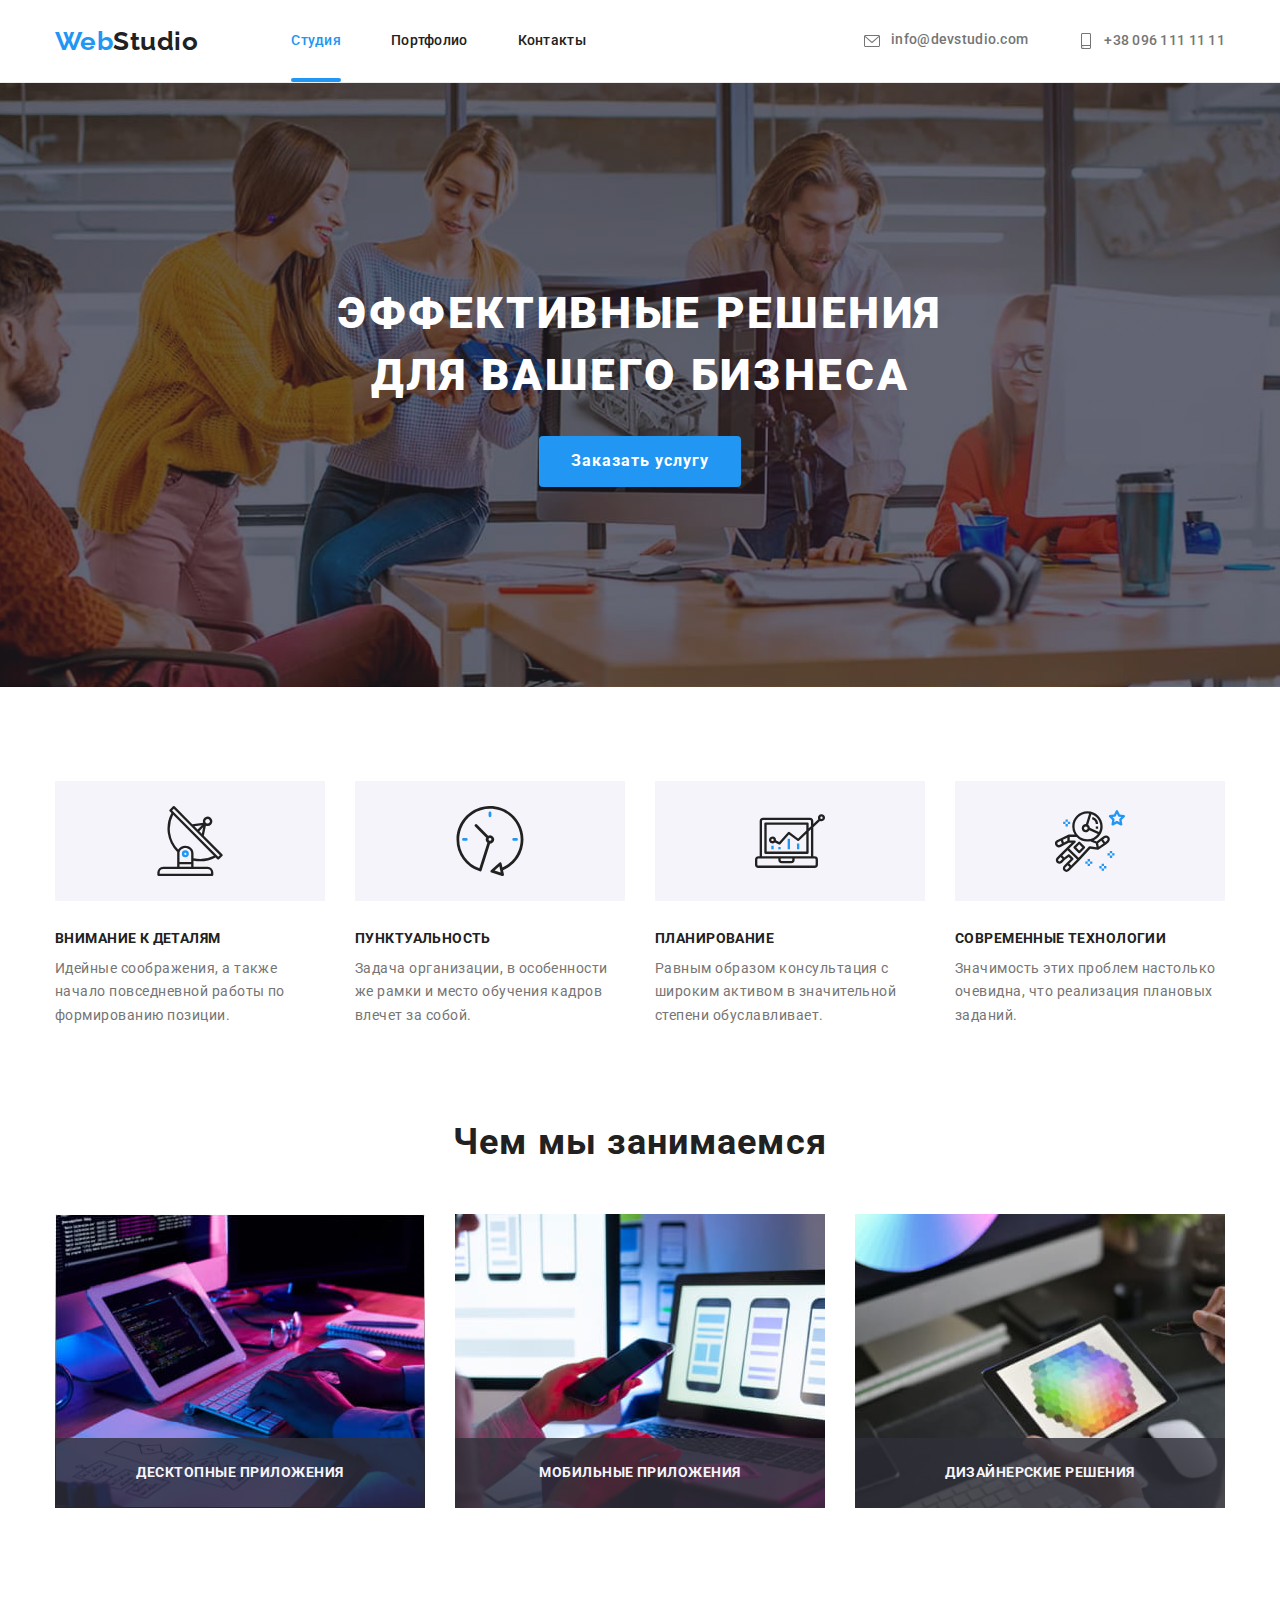
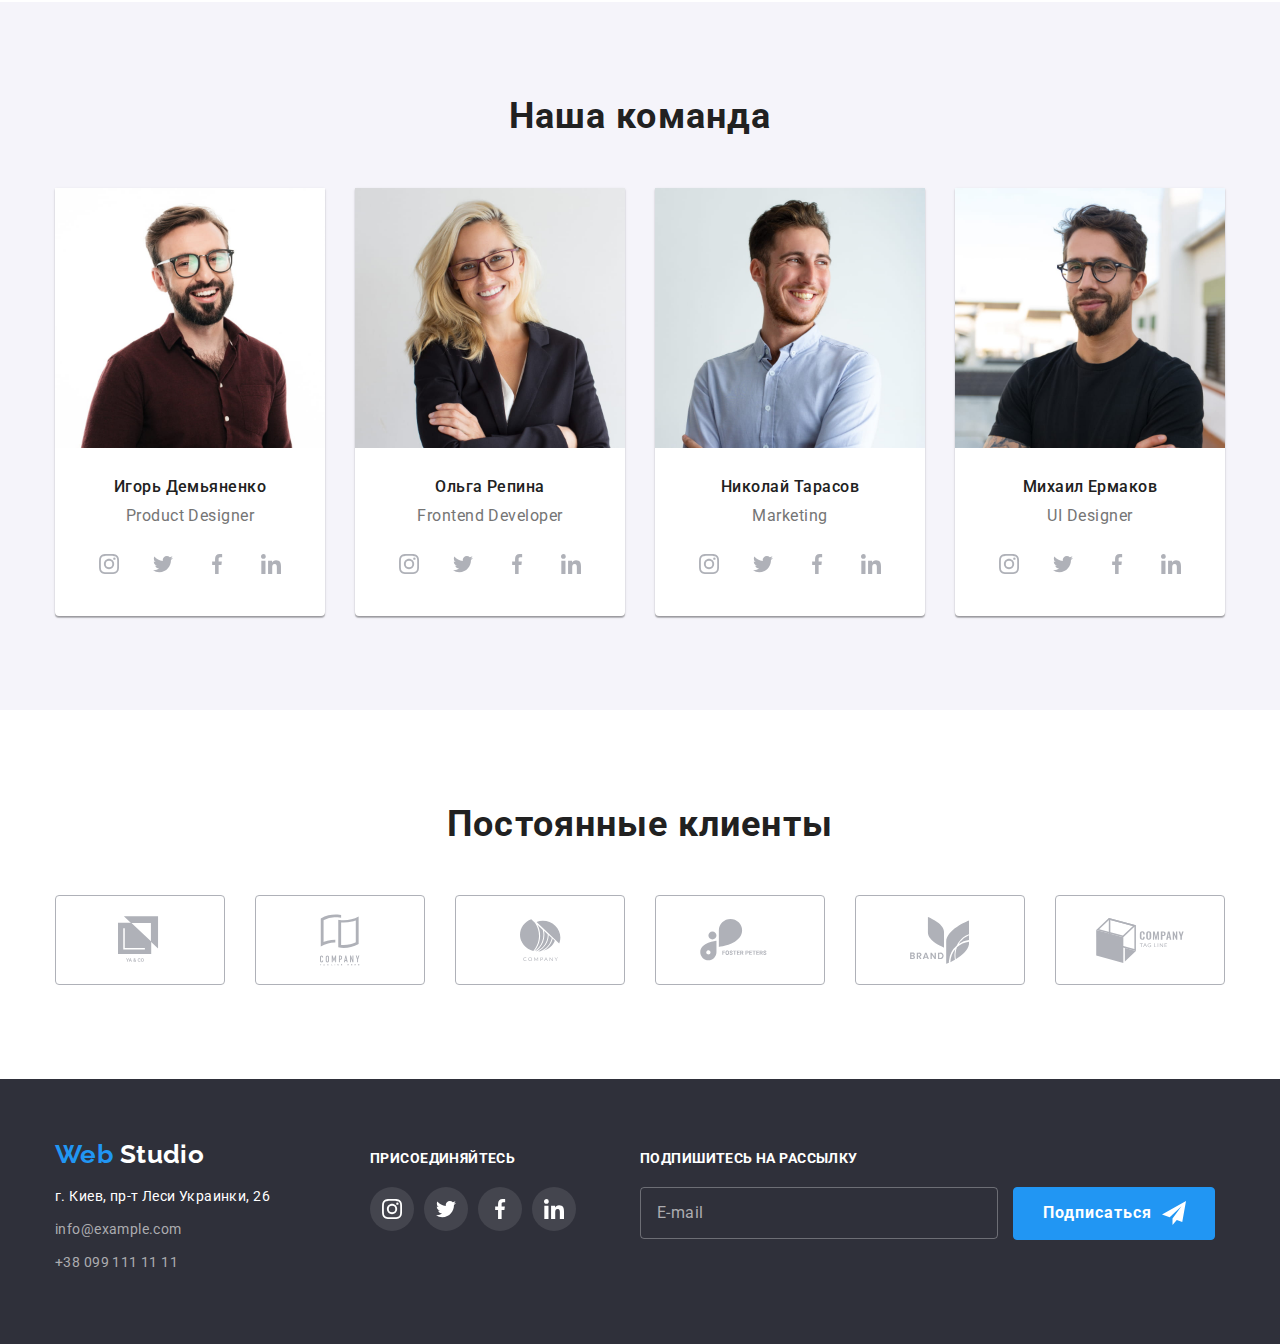
<file: index.html>
<!DOCTYPE html>
<html lang="ru">
  <head>
    <meta charset="UTF-8" />
    <meta http-equiv="X-UA-Compatible" content="IE=edge" />
    <meta name="viewport" content="width=device-width, initial-scale=1.0" />    
    <link href="https://fonts.googleapis.com/css2?family=Raleway:wght@700&family=Roboto:wght@400;500;700;900&display=swap"
      rel="stylesheet" />
      <link rel="stylesheet" href="https://cdnjs.cloudflare.com/ajax/libs/modern-normalize/0.2.0/modern-normalize.min.css" />
      <link rel="stylesheet" href="./css/styles.css" />
      <link rel="stylesheet" href="./js/modal.js" />  
    <title>Web Studio</title>
  </head>
  <body>
    
    <!--Шапка сайта-->

    <header class="header">
      <div class="container">
    <a class="logo link logo-header" href="./index.html"><span class="logo-part">Web</span>Studio</a>
    <nav class="main-nav">
      
      <ul class="list site-nav">
        <li class="item"><a href="./index.html" class="link link-page current">Студия</a></li>
        <li class="item"><a href="./portfolio.html" class="link link-page">Портфолио</a></li>
        <li class="item"><a href="/" class="link link-page">Контакты</a></li>
      </ul>
    
    </nav>

      <ul class="list contact-nav">
        <li class="contacts-item"><a href="mailto:info@devstudio.com" class="link link-contacts-icon"> 
          <svg class="contacts-icon" width="18" height="14">
            <use href="./images/icons/sprite.svg#icon-envelope-hover"></use>             
         
        </svg>
        info@devstudio.com</a></li>

        <li class="contacts-item"><a href="tel:+380961111111" class="link">
          <svg class="contacts-icon" width="16" height="18">
            <use href="./images/icons/sprite.svg#icon-smartphone"></use>
          </svg>
          +38 096 111 11 11</a></li>
      </ul>
    </div>
    </header>

    <main>

      <!--Герой-->
     <section class="hero">
      <div class="container">
        
          <h1 class="hero-title">Эффективные решения для вашего бизнеса</h1>
          <button data-modal-open class="button" type="button">Заказать услугу</button>
      </div>
     </section>

      <!--Достоинства-->

      <section class="section holder">
        <div class="container">
        <h2 class="visually-hidden">Достоинства компании</h2>
        <ul class="list features">
          <li class="list-item">
            <div class="tumb">
              <svg width="70" height="70">
                <use href="./images/icons/sprite.svg#icon-antenna-1"></use>
              </svg>
            </div>
            <div class="list-item-card">
            <h3 class="section-title-profit">Внимание к деталям</h3>
            <p class="list-item-text">Идейные соображения, а также начало повседневной работы по
              формированию позиции.</p>
            </div>
          </li>
          <li class="list-item">
            <div class="tumb">
              <svg width="70" height="70">
                <use href="./images/icons/sprite.svg#icon-clock-1"></use>
              </svg>
            </div>
            <div class="list-item-card">
            <h3 class="section-title-profit">Пунктуальность</h3>
            <p class="list-item-text">Задача организации, в особенности же рамки и место обучения кадров
              влечет за собой.</p>
            </div>
          </li>
          <li class="list-item">
            <div class="tumb">
              <svg width="70" height="70">
                <use href="./images/icons/sprite.svg#icon-diagram-1"></use>
              </svg>
            </div>
            <div class="list-item-card">
            <h3 class="section-title-profit">Планирование</h3>
            <p class="list-item-text">Равным образом консультация с широким активом в значительной
              степени обуславливает.</p>
            </div>
          </li>
          <li class="list-item">
            <div class="tumb">
              <svg width="70" height="70">
                <use href="./images/icons/sprite.svg#icon-astronaut-1"></use>
              </svg>
            </div>
            <div class="list-item-card">
            <h3 class="section-title-profit">Современные технологии</h3>
            <p class="list-item-text">Значимость этих проблем настолько очевидна, что реализация
              плановых заданий.</p>
            </div>
          </li>
        </ul>
       </div>
      </section>

      <!--Наши услуги-->

      <section class="section ">
        <div class="container">
        <h2 class="section-title-services">Чем мы занимаемся</h2>
        <ul class="list types-services">
          <li class="types-services-item">
            <div class="thumb">
            <img
              src="./images/images1/img.jpg"
              alt="Десктопные  приложения"
              width="370"/>
              <span class="headline">Десктопные приложения</span>
              </div>
          </li>
          <li class="types-services-item">
            <div class="thumb">
            <img
              src="./images/images1/img-1.jpg"
              alt="Мобильные приложения"
              width="370"/>
              <span class="headline">Мобильные приложения</span>
              </div>
          </li>
          <li class="types-services-item">
            <div class="thumb">
            <img
              src="./images/images1/img-2.jpg"
              alt="Дизайнерские решения"
              width="370"/>
              <span class="headline">Дизайнерские решения</span>
            </div>
          </li>
        </ul>
        </div>
      </section>

      <!--Сотрудники-->

      <section  class="section team-list">
        <div class="container">
        <h2 class="section-title-services">Наша команда</h2>
        <ul class="list team">
          <li class="team-item">
            <img
              src="./images/images2/img.jpg"
              alt="Парень в коричневой рубашке"
              width="270"/>
              <div class="team-item-card">
            <h3 class="team-name">Игорь Демьяненко</h3>
            <p class="team-title">Product Designer</p>
            <div class="team-social">
              <ul class="list team-social-list">
                <li class="team-social-item">
                  <a href="" class="link team-social-link">
                    <svg class="team-social-icon" width="20" height="20">
                      <use href="./images/icons/sprite.svg#icon-instagram-2"></use>
                    </svg>
                  </a>
                </li>
                <li class="team-social-item">
                  <a href="" class="link team-social-link">
                    <svg class="footer-social-icon" width="20" height="20">
                      <use href="./images/icons/sprite.svg#icon-twitter-2"></use>
                    </svg>
                  </a>
                </li>
                <li class="team-social-item">
                  <a href="" class="link team-social-link">
                    <svg class="footer-social-icon" width="20" height="20">
                      <use href="./images/icons/sprite.svg#icon-facebook-2"></use>
                    </svg>
                  </a>
                </li>
                <li class="team-social-item">
                  <a href="" class="link team-social-link">
                    <svg class="footer-social-icon" width="20" height="20">
                      <use href="./images/icons/sprite.svg#icon-linkedin-2"></use>
                    </svg>
                  </a>
                </li>
              </ul>
            </div>
          </div>
          </li>
          <li class="team-item">
            <img
              src="./images/images2/img-1.jpg"
              alt="Девушка в черном пиджаке"
              width="270"/>
              <div class="team-item-card">
            <h3 class="team-name">Ольга Репина</h3>
            <p class="team-title">Frontend Developer</p>
            <div class="team-social">
              <ul class="list team-social-list">
                <li class="team-social-item">
                  <a href="" class="team-social-link">
                    <svg class="team-social-icon" width="20" height="20">
                      <use href="./images/icons/sprite.svg#icon-instagram-2"></use>
                    </svg>
                  </a>
                </li>
                <li class="team-social-item">
                  <a href="" class="team-social-link">
                    <svg class="footer-social-icon" width="20" height="20">
                      <use href="./images/icons/sprite.svg#icon-twitter-2"></use>
                    </svg>
                  </a>
                </li>
                <li class="team-social-item">
                  <a href="" class="team-social-link">
                    <svg class="footer-social-icon" width="20" height="20">
                      <use href="./images/icons/sprite.svg#icon-facebook-2"></use>
                    </svg>
                  </a>
                </li>
                <li class="team-social-item">
                  <a href="" class="team-social-link">
                    <svg class="footer-social-icon" width="20" height="20">
                      <use href="./images/icons/sprite.svg#icon-linkedin-2"></use>
                    </svg>
                  </a>
                </li>
              </ul>
            </div>
          </div>
          </li>
          <li class="team-item">
            <img
              src="./images/images2/img-2.jpg"
              alt="Парень в белой рубашке"
              width="270"/>
              <div class="team-item-card">
            <h3 class="team-name">Николай Тарасов</h3>
            <p class="team-title">Marketing</p>
            <div class="team-social">
              <ul class="list team-social-list">
                <li class="team-social-item">
                  <a href="" class="team-social-link">
                    <svg class="team-social-icon" width="20" height="20">
                      <use href="./images/icons/sprite.svg#icon-instagram-2"></use>
                    </svg>
                  </a>
                </li>
                <li class="team-social-item">
                  <a href="" class="team-social-link">
                    <svg class="footer-social-icon" width="20" height="20">
                      <use href="./images/icons/sprite.svg#icon-twitter-2"></use>
                    </svg>
                  </a>
                </li>
                <li class="team-social-item">
                  <a href="" class="team-social-link">
                    <svg class="footer-social-icon" width="20" height="20">
                      <use href="./images/icons/sprite.svg#icon-facebook-2"></use>
                    </svg>
                  </a>
                </li>
                <li class="team-social-item">
                  <a href="" class="team-social-link">
                    <svg class="footer-social-icon" width="20" height="20">
                      <use href="./images/icons/sprite.svg#icon-linkedin-2"></use>
                    </svg>
                  </a>
                </li>
              </ul>
            </div>
          </div>
          </li>
          <li class="team-item">
            <img
              src="./images/images2/img-3.jpg"
              alt="Парень в черной футболке"
              width="270"/>
              <div class="team-item-card">
            <h3 class="team-name">Михаил Ермаков</h3>
            <p class="team-title">UI Designer</p>
            <div class="team-social">
              <ul class="list team-social-list">
                <li class="team-social-item">
                  <a href="" class="team-social-link">
                    <svg class="team-social-icon" width="20" height="20">
                      <use href="./images/icons/sprite.svg#icon-instagram-2"></use>
                    </svg>
                  </a>
                </li>
                <li class="team-social-item">
                  <a href="" class="team-social-link">
                    <svg class="footer-social-icon" width="20" height="20">
                      <use href="./images/icons/sprite.svg#icon-twitter-2"></use>
                    </svg>
                  </a>
                </li>
                <li class="team-social-item">
                  <a href="" class="team-social-link">
                    <svg class="footer-social-icon" width="20" height="20">
                      <use href="./images/icons/sprite.svg#icon-facebook-2"></use>
                    </svg>
                  </a>
                </li>
                <li class="team-social-item">
                  <a href="" class="team-social-link">
                    <svg class="footer-social-icon" width="20" height="20">
                      <use href="./images/icons/sprite.svg#icon-linkedin-2"></use>
                    </svg>
                  </a>
                </li>
              </ul>
            </div>
          </div>
          </li>
        </ul>
      </div>
     </section>
    </main>

    <!--Постоянные клиенты-->
    <section class="section">
      <div class="container">
        <h2 class="section-title-services">Постоянные клиенты</h2>
        <ul class="list clients">
          <li class="clients-item">
            <a href="" class="clients-item-link link">
              <svg class="clients-item-link-icon" width="44.27" height="49.23">
                <use href="./images/icons/sprite.svg#icon-logo-1"></use>
              </svg>
            </a>
          </li>
          <li class="clients-item">
            <a href="" class="clients-item-link">
              <svg class="clients-item-link-icon" width="40" height="52">
                <use href="./images/icons/sprite.svg#icon-logo-2"></use>
              </svg>
            </a>
          </li>
          <li class="clients-item">
            <a href="" class="clients-item-link">
              <svg class="clients-item-link-icon" width="41" height="42.6">
                <use href="./images/icons/sprite.svg#icon-logo-3"></use>
              </svg>
            </a>
          </li>
          <li class="clients-item">
            <a href="" class="clients-item-link">
              <svg class="clients-item-link-icon" width="79.66" height="42.2">
                <use href="./images/icons/sprite.svg#icon-logo-4"></use>
              </svg>
            </a>
          </li>
          <li class="clients-item">
            <a href="" class="clients-item-link">
              <svg class="clients-item-link-icon" width="59" height="47">
                <use href="./images/icons/sprite.svg#icon-logo-5"></use>
              </svg>
            </a>
          </li>
          <li class="clients-item">
            <a href="" class="clients-item-link">
              <svg class="clients-item-link-icon" width="88.48" height="45.44">
                <use href="./images/icons/sprite.svg#icon-logo-6"></use>
              </svg>
            </a>
          </li>
        </ul>
      </div>
    </section>
  

    <!--Футер-->

    <footer class="footer">
      <div class="container">
        <div class="footer-container">
        <div class="footer-item footer-address">
      <a class="logo-footer" href="./index.html">
        <span class="logo-part">Web</span> Studio</a>

      <address class="address">
        <ul class="list footer-contact">
          <li>
            <a class="link street" href="https://goo.gl/maps/qucAcmc7RsmT4kep8" rel="nofollow noopener noreferrer" target="blanc">г. Киев, пр-т Леси Украинки, 26 </a>
          </li>
          <li>
            <a class="link" href="mailto:info@example.com" >info@example.com</a>
          </li>
          <li>
            <a class="link" href="tel:+380961111111" >+38 099 111 11 11</a>
          </li>
        </ul>
      </address>
     </div>
     <div class="footer-item footer-social">
      <h3 class="footer-caption">присоединяйтесь</h3>
      <ul class="list footer-social-list">
        <li class="footer-social-item">
          <a href="" class="footer-social-link">
            <svg class="footer-social-icon" width="20" height="20">
              <use href="./images/icons/sprite.svg#icon-instagram-2"></use>
            </svg>
          </a>
        </li>
        <li class="footer-social-item">
          <a href="" class="footer-social-link">
            <svg class="footer-social-icon" width="20" height="20">
              <use href="./images/icons/sprite.svg#icon-twitter-2"></use>
            </svg>
          </a>
        </li>
        <li class="footer-social-item">
          <a href="" class="footer-social-link">
            <svg class="footer-social-icon" width="20" height="20">
              <use href="./images/icons/sprite.svg#icon-facebook-2"></use>
            </svg>
          </a>
        </li>
        <li class="footer-social-item">
          <a href="" class="footer-social-link">
            <svg class="footer-social-icon" width="20" height="20">
              <use href="./images/icons/sprite.svg#icon-linkedin-2"></use>
            </svg>
          </a>
        </li>
       </ul>
      </div>
      <div class="footer-item">
        <h3 class="footer-caption">Подпишитесь на рассылку</h3>

        <form class="footer-form" autocomplete="on" novalidate>
          <div class="email-form" role="group" aria-label="email-input">
            <input type="email" name="email" id="footer-email" class="input" placeholder="E-mail" />

            <button class="button" type="submit">
              Подписаться
              <svg class="email-icon" width="24" height="24">
                <use href="./images/icons/sprite.svg#icon-send"></use>
              </svg>
            </button>
          </div>
        </form>        
      </div>
    </div>
  </div>
</footer>

  <div class="backdrop is-hidden" data-modal>
    <div class="modal">
      <button class="button-close" data-modal-close type="button">
        <svg height="18" width="18">
          <use href="./images/icons/sprite.svg#icon-close-black-1"></use>
        </svg>
      </button>
      <form class="modal-form" autocomplete="on" novalidate>
        <div class="modal-form-container" role="group" aria-label="form-heading">
          <p class="form-heading" id="form-heading">
            Оставьте свои данные, мы вам перезвоним
          </p>

          <div class="group">
            <label for="name" class="label">Имя</label>

            <div class="form-field">
              <input type="text" class="input" id="name" name="name" pattern="^[A-Za-zА-Яа-яЁё\s]+$" required />
              <svg class="icon" width="18" height="18">
                <use href="./images/icons/sprite.svg#icon-person"></use>
              </svg>
    </div>
  </div>
  <div class="group">
    <label for="tel" class="label">Телефон</label>

    <div class="form-field">
      <input type="tel" class="input" id="tel" pattern="[0-9]{10}" required />
      <svg class="icon" width="18" height="18">
        <use href="./images/icons/sprite.svg#icon-phone"></use>
      </svg>
    </div>
  </div>

  <div class="group">
    <label for="email" class="label">Почта</label>

    <div class="form-field">
      <input type="email" class="input" id="email" />
      <svg class="icon" width="18" height="18">
        <use href="./images/icons/sprite.svg#icon-email"></use>
      </svg>
    </div>
  </div>

  <div class="group">
    <label for="commit" class="label">Комментарий</label>

    <div class="form-field">
      <textarea class="input textarea" name="commit" id="commit" placeholder="Введите текст" rows="6"></textarea>
    </div>
  </div>
</div>

<div class="checkbox-group">
  <label class="checkbox-label">
    <input type="checkbox" class="checkbox visually-hidden-check" name="checkbox" />
    
    <svg class="checkbox-icon" width="16" height="15">
      <use href="./images/icons/sprite.svg#icon-check"></use>
    </svg>
    <span class="checkbox-text">Соглашаюсь с рассылкой и принимаю</span>
  </label>
  <a class="link" href="/">Условия договора</a>
</div>
<button class="button" type="submit">Отправить</button>
</form>
</div>
</div>


  <script src="./js/modal.js"></script>
  
 </body>
</html>
</file>
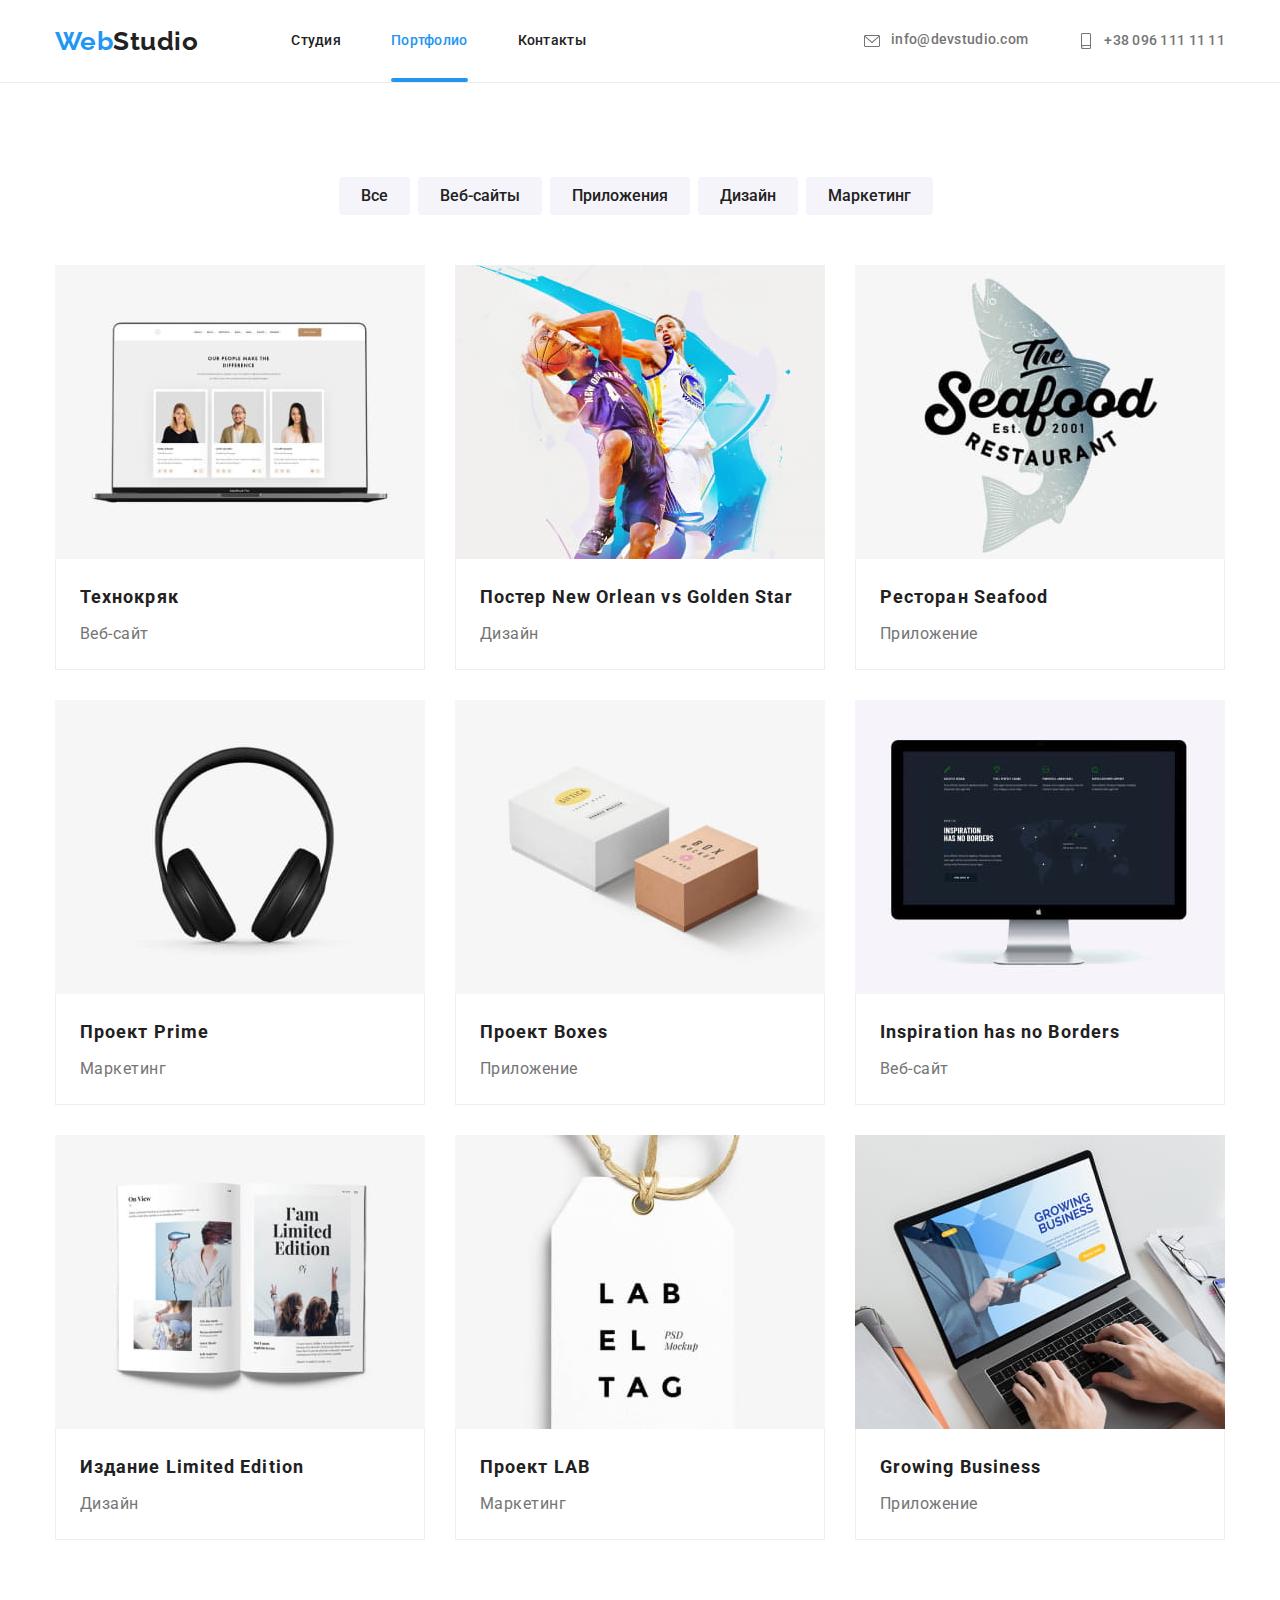
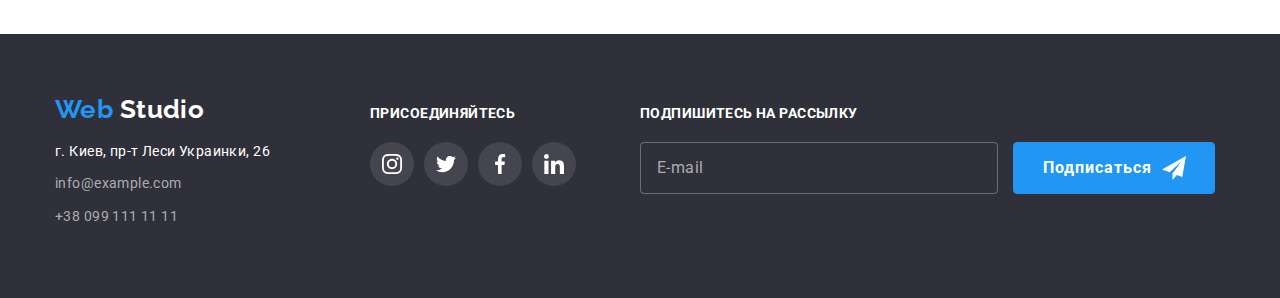
<file: portfolio.html>
<!DOCTYPE html>
<html lang="ru">
  <head>
    <meta charset="UTF-8" />
    <meta http-equiv="X-UA-Compatible" content="IE=edge" />
    <meta name="viewport" content="width=device-width, initial-scale=1.0" />    
    <link href="https://fonts.googleapis.com/css2?family=Raleway:wght@700&family=Roboto:wght@400;500;700;900&display=swap"
      rel="stylesheet" />
      <link rel="stylesheet" href="https://cdnjs.cloudflare.com/ajax/libs/modern-normalize/0.2.0/modern-normalize.min.css" />
      <link rel="stylesheet" href="./css/styles.css" />  
    <title>Web Studio</title>
  </head>
  <body>
    
    <!--Шапка сайта-->

    <header class="header">
      <div class="container">
    <a class="logo link logo-header" href="./index.html"><span class="logo-part">Web</span>Studio</a>
    <nav class="main-nav">
      
      <ul class="list site-nav">
        <li class="item"><a href="./index.html" class="link link-page">Студия</a></li>
        <li class="item"><a href="./portfolio.html" class="link link-page current">Портфолио</a></li>
        <li class="item"><a href="/" class="link link-page">Контакты</a></li>
      </ul>
    
    </nav>

    <ul class="list contact-nav">
      <li class="contacts-item"><a href="mailto:info@devstudio.com" class="link link-contacts-icon"> 
        <svg class="contacts-icon" width="18" height="14">
          <use href="./images/icons/sprite.svg#icon-envelope-hover"></use>             
       
      </svg>
      info@devstudio.com</a></li>

      <li class="contacts-item"><a href="tel:+380961111111" class="link">
        <svg class="contacts-icon" width="16" height="18">
          <use href="./images/icons/sprite.svg#icon-smartphone"></use>
        </svg>
        +38 096 111 11 11</a></li>
    </ul>
    </div>
    </header>

    
    <!--Примеры работ-->

    <main>
      <h1 class="visually-hidden">Примеры работ</h1>
        <section class="section">
      <div class="filter container">    
        
        <ul class="list filter-list">
          <li class="filter-item"><button class="filter-button" type="button">Все</button></li>
          <li class="filter-item"><button class="filter-button" type="button">Веб-сайты</button></li>
          <li class="filter-item"><button class="filter-button" type="button">Приложения</button></li>
          <li class="filter-item"><button class="filter-button" type="button">Дизайн</button></li>
          <li class="filter-item"><button class="filter-button" type="button">Маркетинг</button></li>
        </ul>
      </div>

      <div class="container">
        <ul class="list filter-products">
          <li class="list-products">
            <a class="link-products" href="/">
              <div class="card-img">
            <img
              src="./images/portfolio-images/img.jpg"
              alt="Сайт на ноутбуке"
              width="370"
              />
              <div class="overlay">
                <p>
                  Технокряк это современная площадка распространения коронавируса. Компании используют эту платформу для цифрового шпионажа и атак
                  на защищённые сервера конкурентов.
                </p>
              </div>
            </div>
            <div class="card">
            <h2 class="service-title">Технокряк</h2>
            <p class="service-text">Веб-сайт</p>
          </div>
        </a>
        </li>
          <li class="list-products">
            <a class="link-products" href="/">
              <div class="card-img">
            <img
              src="./images/portfolio-images/img-1.jpg"
              alt="Красочный баскетбол"
              width="370"
              />
              <div class="overlay">
                <p>
                  Технокряк это современная площадка распространения коронавируса. Компании используют эту платформу для цифрового шпионажа и атак
                  на защищённые сервера конкурентов.
                </p>
              </div>
            </div>
              <div class="card">
            <h2 class="service-title">Постер New Orlean vs Golden Star</h2>
            <p class="service-text">Дизайн</p>
          </div>
        </a>
        </li>
          <li class="list-products">
            <a class="link-products" href="/">
              <div class="card-img">
            <img
              src="./images/portfolio-images/img-2.jpg"
              alt="Эмблема ресторана Рыба"
              width="370"
              />
              <div class="overlay">
                <p>
                  Технокряк это современная площадка распространения коронавируса. Компании используют эту платформу для цифрового шпионажа и атак
                  на защищённые сервера конкурентов.
                </p>
              </div>
            </div>
              <div class="card">
            <h2 class="service-title">Ресторан Seafood</h2>
            <p class="service-text">Приложение</p>
          </div>
        </a>
        </li>
          <li class="list-products">
            <a class="link-products" href="/">
              <div class="card-img">
            <img
              src="./images/portfolio-images/img-3.jpg"
              alt="Наушники"
              width="370"
              />
              <div class="overlay">
                <p>
                  Технокряк это современная площадка распространения коронавируса. Компании используют эту платформу для цифрового шпионажа и атак
                  на защищённые сервера конкурентов.
                </p>
              </div>
            </div>
              <div class="card">
            <h2 class="service-title">Проект Prime</h2>
            <p class="service-text">Маркетинг</p>
          </div>
        </a>
        </li>
          <li class="list-products">
            <a class="link-products" href="/">
              <div class="card-img">
            <img
              src="./images/portfolio-images/img-4.jpg"
              alt="Коробки"
              width="370"
              />
              <div class="overlay">
                <p>
                  Технокряк это современная площадка распространения коронавируса. Компании используют эту платформу для цифрового шпионажа и атак
                  на защищённые сервера конкурентов.
                </p>
              </div>
            </div>
              <div class="card">
            <h2 class="service-title">Проект Boxes</h2>
            <p class="service-text">Приложение</p>
          </div>
        </a>
        </li>
          <li class="list-products">
            <a class="link-products" href="/">
              <div class="card-img">
            <img
              src="./images/portfolio-images/img-5.jpg"
              alt="Cайт на мониторе"
              width="370"
              />
              <div class="overlay">
                <p>
                  Технокряк это современная площадка распространения коронавируса. Компании используют эту платформу для цифрового шпионажа и атак
                  на защищённые сервера конкурентов.
                </p>
              </div>
            </div>
              <div class="card">
            <h2 class="service-title">Inspiration has no Borders</h2>
            <p class="service-text">Веб-сайт</p>
          </div>
        </a>
        </li>
          <li class="list-products">
            <a class="link-products" href="/">
              <div class="card-img">
            <img
              src="./images/portfolio-images/img-6.jpg"
              alt="Раскрытая книга"
              width="370"
              />
              <div class="overlay">
                <p>
                  Технокряк это современная площадка распространения коронавируса. Компании используют эту платформу для цифрового шпионажа и атак
                  на защищённые сервера конкурентов.
                </p>
              </div>
            </div>
              <div class="card">
            <h2 class="service-title">Издание Limited Edition</h2>
            <p class="service-text">Дизайн</p>
          </div>
        </a>
        </li>
          <li class="list-products">
            <a class="link-products" href="/">
              <div class="card-img">
            <img
              src="./images/portfolio-images/img-7.jpg"
              alt="Бирка"
              width="370"
              />
              <div class="overlay">
                <p>
                  Технокряк это современная площадка распространения коронавируса. Компании используют эту платформу для цифрового шпионажа и атак
                  на защищённые сервера конкурентов.
                </p>
              </div>
            </div>
              <div class="card">
            <h2 class="service-title">Проект LAB</h2>
            <p class="service-text">Маркетинг</p>
          </div>
        </a>
        </li>
          <li class="list-products">
            <a class="link-products" href="/">
              <div class="card-img">
            <img
              src="./images/portfolio-images/img-8.jpg"
              alt="Руки печатают на ноутбуке"
              width="370"
              />
              <div class="overlay">
                <p>
                  Технокряк это современная площадка распространения коронавируса. Компании используют эту платформу для цифрового шпионажа и атак
                  на защищённые сервера конкурентов.
                </p>
              </div>
            </div>
              <div class="card">
            <h2 class="service-title">Growing Business</h2>
            <p class="service-text">Приложение</p>
          </div>
        </a>
      </li>
    </ul>
  </div>
</section>
</main>

    <!--Футер-->

    <footer class="footer">
      <div class="container">
        <div class="footer-container">
        <div class="footer-item footer-address">
      <a class="logo-footer" href="./index.html">
        <span class="logo-part">Web</span> Studio</a>

      <address class="address">
        <ul class="list footer-contact">
          <li>
            <a class="link street" href="https://goo.gl/maps/qucAcmc7RsmT4kep8" rel="nofollow noopener noreferrer" target="blanc">г. Киев, пр-т Леси Украинки, 26 </a>
          </li>
          <li>
            <a class="link" href="mailto:info@example.com" >info@example.com</a>
          </li>
          <li>
            <a class="link" href="tel:+380961111111" >+38 099 111 11 11</a>
          </li>
        </ul>
      </address>
     </div>
     <div class="footer-item footer-social">
      <h3 class="footer-caption">присоединяйтесь</h3>
      <ul class="list footer-social-list">
        <li class="footer-social-item">
          <a href="" class="footer-social-link">
            <svg class="footer-social-icon" width="20" height="20">
              <use href="./images/icons/sprite.svg#icon-instagram-2"></use>
            </svg>
          </a>
        </li>
        <li class="footer-social-item">
          <a href="" class="footer-social-link">
            <svg class="footer-social-icon" width="20" height="20">
              <use href="./images/icons/sprite.svg#icon-twitter-2"></use>
            </svg>
          </a>
        </li>
        <li class="footer-social-item">
          <a href="" class="footer-social-link">
            <svg class="footer-social-icon" width="20" height="20">
              <use href="./images/icons/sprite.svg#icon-facebook-2"></use>
            </svg>
          </a>
        </li>
        <li class="footer-social-item">
          <a href="" class="footer-social-link">
            <svg class="footer-social-icon" width="20" height="20">
              <use href="./images/icons/sprite.svg#icon-linkedin-2"></use>
            </svg>
          </a>
        </li>
       </ul>
      </div>
      <div class="footer-item">
        <h3 class="footer-caption">Подпишитесь на рассылку</h3>

        <form class="footer-form" autocomplete="on" novalidate>
          <div class="email-form" role="group" aria-label="email-input">
            <input type="email" name="email" id="footer-email" class="input" placeholder="E-mail" />

            <button class="button" type="submit">
              Подписаться
              <svg class="email-icon" width="24" height="24">
                <use href="./images/icons/sprite.svg#icon-send"></use>
              </svg>
            </button>
          </div>
        </form>        
      </div>
    </div>
  </div>
  </footer>
</body>
</html>
</file>
<file: css/styles.css>
:root {
    --primery-text-color: #757575;
    --title-text-color: #212121;
    --background-color: #2f303a;
    --button-text-color: #212121;
    --button-text-color-hover-focus: #ffffff;
    --button-background-color: #f5f4fa;
    --backdrop-bg-color: rgba(0, 0, 0, 0.2);
    --border-color-for-modal: rgba(33, 33, 33, 0.2);
    --headline-color-text: #f5f4fa;
    --bg-headline-color: rgba(47, 48, 58, 0.8);
    --link-text-contacts: #757575;
    --link-text-site-nav: #212121;
    --accent-text-color: #2196f3;
    --title-font: "Roboto", sans-serif;
    --white-color: #ffffff;    
    --bg-accent-col: #188ce8;
    --card-overlay-bg-color: rgba(33, 150, 243, 0.9);
    --transparent-color: #00000000;
    --box-shadow: 0px 1px 3px rgba(0, 0, 0, 0.12), 0px 1px 1px rgba(0, 0, 0, 0.14), 0px 2px 1px rgba(0, 0, 0, 0.2);
    --button-shadow: 0px 3px 1px rgba(0, 0, 0, 0.1), 0px 1px 2px rgba(0, 0, 0, 0.08), 0px 2px 2px rgba(0, 0, 0, 0.12);
    --animate: 250ms cubic-bezier(0.4, 0, 0.2, 1);
  }

  html {
    box-sizing: border-box;
  }
  
  *,
  *::before,
  *::after {
    box-sizing: inherit;
  }
  
  body {
    font-family: var(--title-font);
    font-weight: 500;
    letter-spacing: 0.03em;
    color: var(--primery-text-color);
    background-color: #ffffff;

    margin: 0;
  }
  
  h1,
  h2,
  h3,
  h4,
  h5,
  h6,
  p {
    margin-top: 0;
    margin-bottom: 0;
}

  img {
    display: block;
    max-width: 100%;
    height: auto;
}
  .list {
    list-style: none;
    padding-left: 0;
    margin: 0;
  }

  address {
    font-style: normal;
    width: 231px;
  }

  .clients,
  .team,
  .types-services,
  .filter-products {
    display: flex;
    flex-wrap: wrap;
}


  .container {
    width: 1200px;
    padding-left: 15px;
    padding-right: 15px;
    margin-left: auto;
    margin-right: auto;

}

.header {
  border-bottom: 1px solid #ececec;
}
     

.header .container {
  display: flex;
  align-items: center;
}

.link,
.link-products {
  text-decoration: none;
  
}
.link {
  color: var(--link-text-contacts);

  transition: color var(--animate);
}

  
  /*Logo*/
  
    
  .logo-header   {
    padding-top: 24px;
    padding-bottom: 24px;

    display: block;
    font-family: "Raleway", sans-serif;
    font-weight: 700;
    font-size: 26px;
    line-height: 1.19;
    text-decoration: none;
    color: var(--title-text-color);
  }

   .logo-part {
    color: #2196f3;
  }

  .logo-footer-container {
    padding-top: 60px;
    padding-bottom: 20px;
  }
  
  .logo-footer {
    color: #ffffff;
  
    display: inline-block;

    font-family: "Raleway", sans-serif;
    font-weight: 700;
    font-size: 26px;
    line-height: 1.19;
    text-decoration: none;
  
    padding-top: 0;
    padding-bottom: 15px;

    transition: color var(--animate);
  }
   
  .logo-footer .link{
    color: #ffffff;
    
  }


  .portfolio:active {
    color: #000000;
  }

  /* Header and Footer contact links */
  
  .footer {
    background-color: #2f303a;
  }
  
  
  .address.link {
    color: var(--link-text-contacts);
    text-decoration: none;
  } 

  .address .street.link {  
    color: #ffffff;
}
  
  .contact-nav {
    font-weight: 500;
    font-size: 14px;
    line-height: 1.14;
    letter-spacing: 0.02em;
  }
  
  .footer-contact {
    font-style: normal;
    font-size: 14px;
    line-height: 1.71;
    letter-spacing: 0.03em;
    color: #ffffff;
  }
  
  .link:hover,
  .link:focus {
    color: var(--accent-text-color);
  }
  
    
  .address.link:hover,
  .address.link:focus {
    color: var(--accent-text-color);
  }
  
  .address .street .link {
    font-size: 14px;
    line-height: 1.71;
    letter-spacing: 0.03em;
  }
  
  .address .street {
    color: #ffffff;
    text-decoration: none;
  }
  
  .address .address-street {
    display: inline-block;
    margin-bottom: 9px;
  }
  
  .address .link {
    margin-bottom: 9px;
  }
  

    
  /* Навигация */

  .header .main-nav {
    display: flex;
    margin-left: 93px;
  }

  .header .list {
    display: flex;
  }
  .site-nav .item:not(:last-child) {
    margin-right: 50px;
  }

  .contact-nav {
    display: flex;
    margin-left: auto;
  }
  
  .contact-nav .link {
    display: flex;
    align-items: center;
    padding-top: 32px;
    padding-bottom: 32px;
  }
  
  .link-page {
    
    padding-top: 32px;
    padding-bottom: 32px;
  }
  
  .contact-nav .contacts-item + .contacts-item {
    margin-left: 50px;
  }
  
  .site-nav {
    display: block;
    
   
    font-weight: 500;
    font-size: 14px;
    line-height: 1.14;
    letter-spacing: 0.02em;
    color: var(--link-text-contacts);
  }
  
  
  
  .site-nav .current {
    color: var(--accent-text-color);
  }
  
  .site-nav .link {
    position: relative;
    display: block;
    padding-top: 32px;
    padding-bottom: 32px;
    color: var(--link-text-site-nav);

    
  }
  
  .site-nav .link:hover {
    color: var(--accent-text-color);
  }
  
  .site-nav .link:after {
    content: "";
    position: absolute;
    display: block;
    height: 4px;
    width: 100%;
    border-radius: 2px;
    bottom: -1px;
    background-color: var(--transparent-color);
  
    transition: background-color var(--animate);
  }
  
  .site-nav .link:hover::after,
  .site-nav .link:focus::after {
    background-color: var(--accent-text-color);
  }
  
  .site-nav .current {
    color: var(--accent-text-color);
  
    transition: color var(--animate);
  }
  
  .site-nav .current:hover,
  .site-nav .current:focus {
  color: var(--bg-accent-col);
}

  .site-nav .current::after {
  content: "";
  background-color: var(--accent-text-color);
  bottom: -1px;
}

 .site-nav .current:hover::after,
 .site-nav .current:focus::after {
  color: var(--bg-accent-col);
}

  .site-nav .link-page {
    color: var(--link-text-site-nav);
  }
  
  .site-nav .link-page:hover,
  .site-nav .link-page:focus {
    color: var(--accent-text-color);
  }

  .site-nav .link-page.current {
    color: var(--accent-text-color);
  }



  /* Герой */
  
  .hero {
    padding-top: 200px;
    padding-bottom: 200px;

    max-width: 1600px;
    min-height: 600px;
    margin-left: auto;
    margin-right: auto;

    text-align: center;

    background-color: var(--background-color);
    color: var(--white-color);

    background-image: linear-gradient(to right, rgba(47, 48, 58, 0.4), rgba(47, 48, 58, 0.4)), url(../images/hero.jpg);
    background-repeat: no-repeat;
    background-position: center;
    background-size: cover;

  }
  .section {
    padding-top: 94px;
    padding-bottom: 94px;

  }
  
  .hero .hero-title {
    margin-top: 0px;
    margin-right: auto;
    margin-left: auto;
    margin-bottom: 30px;

    width: 696px;
  
    font-weight: 900;
    font-size: 44px;
    line-height: 1.4;
    text-align: center;
    letter-spacing: 0.06em;
    text-transform: uppercase;
    color: #ffffff;
  }
  
  .button {
    font-family: inherit;
    font-weight: bold;
    font-size: 16px;
    line-height: 1.9;
    letter-spacing: 0.06em;
    color: var(--white-color);
    background-color:var(--accent-text-color);
    
    margin: 0px;
    border-width: 0px;
    min-width: 200px;
    padding: 10px 32px;
    border-radius: 4px;
           
    cursor: pointer;

    transition: background-color var(--animate);
  }

  .button:hover,
  .button:focus {
    background-color: var(--bg-accent-col);

  }

  .types-services .types-services-item  {
    flex-basis: calc((100% - 60px) / 3);
    margin-right: 30px;
    margin-bottom: 30px;
  }
  
  .types-services .types-services-item:nth-child(3n) {
    margin-right: 0px;
  }
  .types-services .types-services-item:nth-last-child(-n + 3) {
    margin-bottom: 0px;
  }

  .types-services .thumb {
    position: relative;
    display: flex;
  }
  
  .types-services .headline {
    position: absolute;
    left: 0;
    bottom: 0;
    display: block;
    width: 100%;
    padding-top: 27px;
    padding-bottom: 27px;
    text-transform: uppercase;
    text-align: center;
    font-weight: bold;
    font-size: 14px;
    line-height: 1.14;
    background-color: var(--bg-headline-color);
    color: var(--headline-color-text);
  }

  
  /* Section */
  
  .section .section-title-services {
    font-weight: 700;
    font-size: 36px;
    line-height: 1.16;
    text-align: center;
    letter-spacing: 0.03em;
  }
  
  .section-title-services {
  color: var(--title-text-color);
}
  
.holder {
  padding-bottom: 0;
}


  .section .section-title-profit {
    font-weight: 700;
    font-size: 14px;
    line-height: 1.14;
    letter-spacing: 0.03em;
    text-transform: uppercase;
    color: var(--title-text-color);
  }
  
  
  .section-title-profit,
  .service-title {
  font-weight: 700;
}

.section-title-profit {
  margin-bottom: 10px;

  font-size: 14px;
  line-height: 1.14;
  text-transform: uppercase;
}

.service-title {
  font-size: 18px;
  line-height: 2;
  letter-spacing: 0.06em;
  color: var(--title-text-color);
}

.list-item-text,
.service-text {
  font-weight: 400;
  color: var(--primery-text-color);
}

.list-item-card .list-item-text {
  font-size: 14px;
  line-height: 1.71;

  margin-bottom: 0px;
}

.service-text {
  font-size: 16px;
  line-height: 1.87;
}

.features {
  display: flex;
  justify-content: space-between;
}

.features .list-item {
  width: calc((100% - (3 * 30px)) / 4);
  margin-bottom: 0px;
  margin-right: 30px;
}

.features .list-item:nth-child(4n) {
  margin-right: 0px;
}

.features .tumb {
  display: flex;
  align-items: center;
  justify-content: center;
  background-color: #f5f4fa;
  height: 120px;
  margin-bottom: 30px;
}

.filter-products .service-title {
  margin-bottom: 4px;
}

.filter-products .service-text {
  margin-bottom: 0px;
}

.list-products .card {
  border-bottom: 1px solid #eeeeee;
  border-right: 1px solid #eeeeee;
  border-left: 1px solid #eeeeee;

  padding: 20px 24px;
}

.filter-products .list-products:hover,
.filter-products .list-products:focus {
  box-shadow: 0px 1px 1px rgba(0, 0, 0, 0.12), 0px 4px 4px rgba(0, 0, 0, 0.06), 1px 4px 6px rgba(0, 0, 0, 0.16);
}

.section-title-services {
  margin-top: 0px;
  margin-bottom: 50px;

  font-weight: 700;
  font-size: 36px;
  line-height: 1.17;
  text-align: center;
}

.card-img {
  position: relative;
  overflow: hidden;
}

.filter-products .overlay {
  position: absolute;

  left: 0;
  bottom: 0;
  width: 100%;
  height: 100%;
  padding: 63px 24px;

  font-weight: normal;
  font-size: 18px;
  line-height: 1.55;
  color: var(--white-color);
  background-color: var(--card-overlay-bg-color);

  transform: translateY(103%);
  transition: transform var(--animate);
}

.link-products:hover .overlay,
.link-products:focus .overlay {
  transform: translateY(0);
}

.overlay p {
  margin-bottom: 0;
}

  
  /* Team */

  .team-list {
    background-color: #f5f4fa;
  }



  .team .team-item {
    width: calc((100% - 90px) / 4);
    margin-right: 30px;
    margin-bottom: 0px;

    box-shadow: 0px 1px 3px rgba(0, 0, 0, 0.12), 0px 1px 1px rgba(0, 0, 0, 0.14), 0px 2px 1px rgba(0, 0, 0, 0.2);
  
    border-radius: 0px 0px 4px 4px;
    background-color: var(--white-color);
  }
  
  .team .team-item:nth-child(4n) {
    margin-right: 0px;
  }
  
  .team-list .team {
    font-weight: 400;
    font-size: 16px;
    line-height: 1.19;
    text-align: center;
  }
  
  .team .team-name {
    margin-bottom: 10px;
    font-size: inherit;
    font-weight: 500;
  }
  
  .team-title {
    color: var(--primery-text-color);
  }
  
  .team .team-item-card {
    font-weight: 400;
    font-size: 16px;
    line-height: 1.19;
    text-align: center;
    
    margin-top: 30px;
    margin-bottom: 30px;
    margin-left: 32px;
    margin-right: 32px;
  }
   .team-name {
    font-weight: 500;
    font-size: 16px;
    line-height: 1.18;
    letter-spacing: 0.03em;
    color: var(--title-text-color);
  }
  
   .team-title {
    font-size: 16px;
    line-height: 1.18;    
    letter-spacing: 0.03em;
    margin-bottom: 16px;
  }
  
  .team-social .team-social-list {
    display: flex;
    justify-content: space-between;
  }
  
  .team-social-item {
    width: calc((100% - 30px) / 4);
    margin-right: 10px;
    height: 44px;
  }
  
  .team-social-item:nth-child(4n) {
    margin-right: 0;
  }
  
  .team-social-link {
    display: flex;
    justify-content: center;
    align-items: center;
    width: 100%;
    height: 100%;
  
    background: var(--white-color);
    border-radius: 50%;
    fill: #afb1b8;

    transition: background-color var(--animate), fill var(--animate);
}
  
  

  .team-social-link:hover,
  .team-social-link:focus {
    background: var( --accent-text-color);
    fill: var(--white-color);
  }
  
  /* Service */

.section .filter {
  margin-bottom: 50px;
}

.filter-list {
  display: flex;
  justify-content: center;
  margin: auto;

  width: 611px;
}

.filter-list .filter-item {
  margin-right: 8px;
}

.filter-button {
  border-style: none;
  border: 0px solid #f5f4fa;
  font-family: inherit;
  font-weight: 500;
  font-size: 16px;
  line-height: 1.62;
  color: var(--title-text-color);
  background-color: #f5f4fa;
  cursor: pointer;
  padding: 6px 22px;
  border-radius: 4px;

  box-shadow: var(--transparent-color);

  transition: color var(--animate), background-color var(--animate), box-shadow var(--animate);
}
.filter-button:hover,
.filter-button:focus {
  color: var(--white-color);
  background-color: var(--accent-text-color);
  box-shadow: var(--button-shadow);
}

.filter-list.filter-item:nth-child(5n) {
  margin-right: 0px;
}

.filter-products .list-products {
  width: calc((100% - 60px) / 3);
  margin-right: 30px;
  margin-bottom: 30px;

}

.filter-products .list-products:nth-child(3n) {
  margin-right: 0px;
}
.filter-products .list-products:nth-last-child(-n + 3) {
  margin-bottom: 0px;
}

/*--Списки*/

.list-item-title,
.service-title {
  font-weight: 700;
}

.list-item-title {
  margin-bottom: 10px;

  font-size: 14px;
  line-height: 1.14;
  text-transform: uppercase;
}




.features {
  display: flex;
  justify-content: space-between;
}

.features .list-item {
  width: calc((100% - (3 * 30px)) / 4);
  margin-bottom: 0px;
  margin-right: 30px;
}

.features .list-item:nth-child(4n) {
  margin-right: 0px;
}



.filter-products .service-title {
  margin-bottom: 4px;
}

  
  .section .service-title {
    font-weight: 700;
    font-size: 18px;
    line-height: 2;
    letter-spacing: 0.06em;
  }
  
  .section .service-text {
    font-size: 16px;
    line-height: 1.87;
    letter-spacing: 0.03em;
  }
    
/*--Иконки*/

.link-contacts-icon {
  display: flex;
  align-items: center;
  
}

.contacts-icon {
 
  margin-right: 10px;
  fill: currentColor;
}
  


.link-contacts-icon:hover,
.link-contacts-icon:focus {
  fill: var(--accent-text-color);
}

/*--Секция клиенты*/

.clients {
  justify-content: center;
  align-items: center;
}

.clients .clients-item {
  width: calc((100% - 150px) / 6);
  margin-right: 30px;
  margin-bottom: 0;
  height: 90px;
}

.clients .clients-item:nth-child(6n) {
  margin-right: 0px;
}
.clients-item-link {
  display: flex;
  justify-content: center;
  align-items: center;

  width: 100%;
  height: 100%;
  border: 1px solid #afb1b8;

  border-radius: 4px;
  fill: #afb1b8;

  transition: border-color var(--animate), fill var(--animate);
}
.clients-item-link:hover,
.clients-item-link:focus {
  border: 1px solid var(--accent-text-color);
  fill: var(--accent-text-color);
}

/*--Футер*/



  .footer {
    padding-top: 60px;
    padding-bottom: 60px;

    font-weight: 400;
    font-size: 14px;
    line-height: 1.71;
    letter-spacing: 0.03em;
    background-color: var(--background-color);
    
  }

  .footer .link {
    display: inline-block;
    letter-spacing: 0.03em;
    color: #acacb0;
  }
  
  .footer .link:hover,
  .footer .link:focus {
    color: var(--accent-text-color);
  }

  .logo-footer:hover,
  .logo-footer:focus {
    color: var(--accent-text-color);
  }
  
  .footer .logo-title {
    margin-bottom: 20px;
  
    --text-title-color: var(--white-color);
  }
  
  
  .address .address-street {
    display: inline-block;
    margin-bottom: 9px;
  }
  .address .link:not(:last-child) {
    margin-bottom: 9px;
  }
  
  .footer-container {
    
    display: flex;
    justify-content: space-between;
    
  }

  
  
  .footer-address {
    display: flex;
    flex-direction: column;
    margin-right: 20px;
   
  }
  
  .footer .footer-social {
    display: flex;
    flex-direction: column;
    
  
    margin-top: 12px;
    margin-bottom: 40px;
  }
  
  .footer-social .footer-caption,
  .footer-item .footer-caption {
    margin-bottom: 20px;
  
    font-weight: 700;
    font-size: 14px;
    line-height: 1.14;
    text-transform: uppercase;
  }
  
  .footer-caption {
    color: var(--white-color);

  }

  .footer-social-list {
    display: flex;
    flex-direction: row;
    justify-content: space-between;
    align-items: center;
    min-width: 206px;
  }
  
  .footer-social-item {
    width: calc((100% - 30px) / 4);
    margin-right: 10px;
    margin-bottom: 0;
    height: 44px;
  }
  .footer-social-item:nth-child(4n) {
    margin-right: 0;
  }
  
  .footer-social-link {
    display: flex;
    justify-content: center;
    align-items: center;
    width: 100%;
    height: 100%;
  
    background: #ffffff1a;
    border-radius: 50%;
    fill: var(--white-color);

    transition: background-color var(--animate);
  }
  
  .footer-social-link:hover,
  .footer-social-link:focus {
    background: var(--accent-text-color);
  }

  .footer-item:last-child {
    flex-basis: calc(50%);
    margin-top: 12px;

  }
 
.logo-footer {

  transition: fill var(--animate);
}

.footer .footer-form {
  color: white;
  font-size: 14px;
  font-weight: 700;
  letter-spacing: 0.03em;
  line-height: 1.14;
  font-style: normal;
}

.footer-form .input {
  color: currentColor;
  background-color: var(--transparent-color);
  padding: 15px 16px;

  border-width: 1px;
  border-style: solid;
  border-color: rgba(255, 255, 255, 0.3);
  outline-color: rgba(255, 255, 255, 0.3);
  border-radius: 4px;

  width: 358px;
  font-size: 16px;
  font-weight: 400;
  line-height: 1.25;
  letter-spacing: 0.03em;

  transition: border-color var(--animate), outline-color var(--animate);
}

.footer-form .input:hover,
.footer-form .input:focus {
  border-color: var(--accent-text-color);
  outline-color: var(--accent-text-color);
}

.footer-form .input::placeholder {
  color: #acacb0;
}

.email-form .button {
  display: inline-flex;
  justify-content: center;
  align-items: center;
  padding: 10px 28px 10px 29px;
  margin-left: 12px;
  border: 1px solid var(--accent-text-color);

  background-color: var(--accent-text-color);

  transition: background-color var(--animate);
}

.email-form .button:hover,
.email-form .button:focus {
  background-color: var(--bg-accent-col);
}

.email-form .email-icon {
  fill: currentColor;
  margin-left: 10px;
}



  /*button and modal*/

.button-close {
  position: absolute;
  top: 8px;
  right: 8px;

  display: flex;
  justify-content: center;
  align-items: center;
  padding: 0;

  width: 30px;
  height: 30px;
  border-radius: 50%;
  border-color: transparent;
  color: var(--title-text-color);
  background: var(--white-color);
  border: 1px solid rgba(0, 0, 0, 0.1);
  cursor: pointer;

  transition: color var(--animate), border-color var(--animate) 250ms;
}

.button-close > svg {
  fill: currentColor;
}

.button-close:hover,
.button-close:focus {
  color: var(--accent-text-color);
  border-color: var(--accent-text-color);
}

.backdrop {
  position: fixed;
  top: 0;
  left: 0;
  width: 100%;
  height: 100%;
  background-color: var(--backdrop-bg-color);

  opacity: 1;
  transition: opacity var(--animate);
}

.backdrop.is-hidden {
  opacity: 0;
  pointer-events: none;

  transition: scale(0.9);
}



.modal {
  position: absolute;
  top: 50%;
  left: 50%;

  
  padding: 40px;

  display: flex;
  flex-direction: column;
  justify-content: center;
  align-items: center;

  color: var(--title-text-color);
  background-color: var(--white-color);
  box-shadow: var(--box-shadow);
  border-radius: 4px;

  transform-origin: top left;
  transform: translate(-50%, -50%);
  transition: transform var(--animate);
}

.backdrop.is-hidden .modal {
  transform: translate(-50%, -50%);
}

.modal-form-container {
  display: flex;
  flex-direction: column;
  justify-content: center;
  align-items: center;
  min-width: 446px;
}

.modal-form .label,
.modal-form .group,
.modal-form .textarea {
  display: block;
  width: 100%;
}

.modal-form-container .group + .group {
  margin-top: 10px;
}
/*--form-heading--*/

.modal .form-heading {
  text-align: center;
  margin-bottom: 12px;
  font-weight: 700;
  font-size: 20px;
  line-height: 1.15;
}

.modal-form .label {
  margin-bottom: 4px;
  font-style: normal;
  font-weight: 400;
  font-size: 12px;
  line-height: 1.17;
  letter-spacing: 0.01em;
  color: var(--primery-text-color);
}
/*--input--*/

.modal-form .input {
  width: 100%;
  padding-top: 12px;
  padding-bottom: 12px;
  padding-left: calc(12px + 18px + 12px);
  padding-right: 12px;

  font-family: inherit;
  font-style: normal;
  font-weight: 400;
  font-size: 14px;
  line-height: 1.14;
  color: var(--black-color);
  letter-spacing: 0.01em;

  outline-color: var(--bg-accent-col);
  border-radius: 4px;
  border-width: 1px;
  border-style: solid;
  border-color: var(--border-color-for-modal);
  transition: border-color var(--animate);
}


.modal-form .input:focus {
  border-color: var(--accent-text-color);
}

.modal-form .form-field {
  position: relative;
}

.modal-form .icon {
  position: absolute;
  top: 50%;
  left: 11px;
  transform: translateY(-50%);
  transition: fill var(--animate);
}


.modal-form .input:focus + .icon {
  fill: var(--accent-text-color);
}

/*--textarea--*/

.modal-form .textarea {
  padding: 11px 15px;
  resize: none;
  overflow: hidden;
  height: 120px;
}

.modal-form .textarea::placeholder {
  color: rgba(117, 117, 117, 0.5);
}

/*---checkbox--*/

.modal-form .checkbox-group {
  text-align: center;
  margin-top: 20px;
  margin-bottom: 30px;

  font-style: normal;
  font-weight: normal;
  font-size: 14px;
  line-height: 1.71;

  letter-spacing: 0.03em;

  color: var(--primery-text-color);
}

.modal-form .checkbox-label {
  position: relative;
  display: inline-block;
  cursor: pointer;
  padding-left: calc(7px + 16px);
}

.visually-hidden-check {
  position: absolute;
  width: 1px;
  height: 1px;
  margin: -1px;
  border-radius: 0;
  padding: 0;
  clip: rect(0 0 0 0);
  overflow: hidden;
}

.checkbox-group .checkbox-icon {
  position: absolute;

  top: 50%;
  left: 0;
  transform: translateY(-50%);

  border-width: 2px;
  border-style: solid;
  border-color: var(--bg-accent-color);
  background-color: transparent;
  border-radius: 2px;
  fill: none;

  transition: fill var(--animate), background-color var(--animate), border-color var(--animate);
}

.modal-form .checkbox:checked + .checkbox-icon {
  background-color: var(--accent-text-color);
  fill: var(--white-color);
  border: none;
  outline-color: var(--accent-text-color);
}

.modal-form .checkbox:hover + .checkbox-icon,
.modal-form .checkbox:focus + .checkbox-icon {
  border-color: var(--accent-text-color);
  outline-color: var(--accent-text-coloror);
}

.modal-form .link {
  display: inline-block;
  font-weight: normal;
  font-size: 14px;
  line-height: 1.71;

  letter-spacing: 0.03em;
  margin-left: 2px;
  color: var(--accent-text-color);
  text-decoration: underline;
  transition: color var(--animate);
}

.modal-form .link:hover,
.modal-form .link:focus {
  color: var(--bg-accent-col);
  outline-color: currentColor;
}

.modal-form .button {
  display: block;
  margin: auto;
}

  .visually-hidden {
    position: absolute !important;
    clip: rect(1px 1px 1px 1px);
    clip: rect(1px, 1px, 1px, 1px);
    padding: 0 !important;
    border: 0 !important;
    height: 1px !important;
    width: 1px !important;
    overflow: hidden;
  }
</file>
